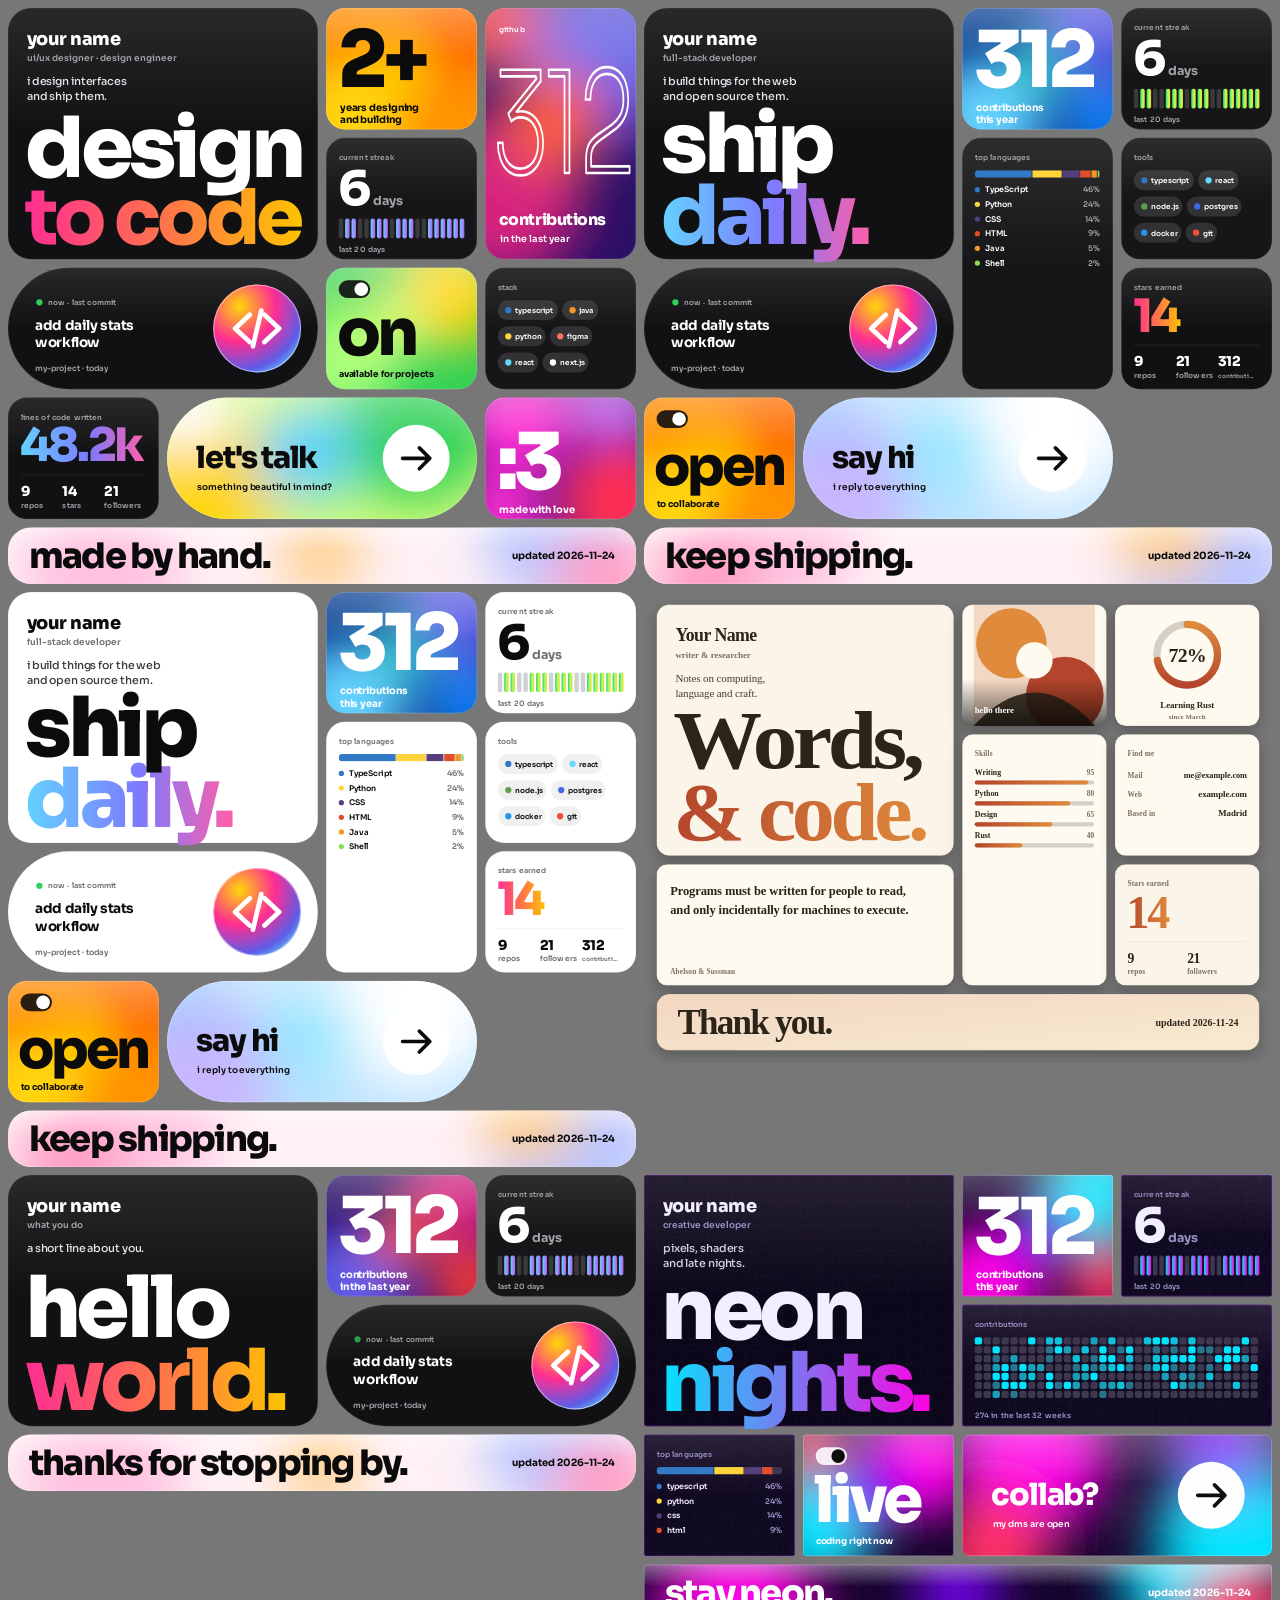
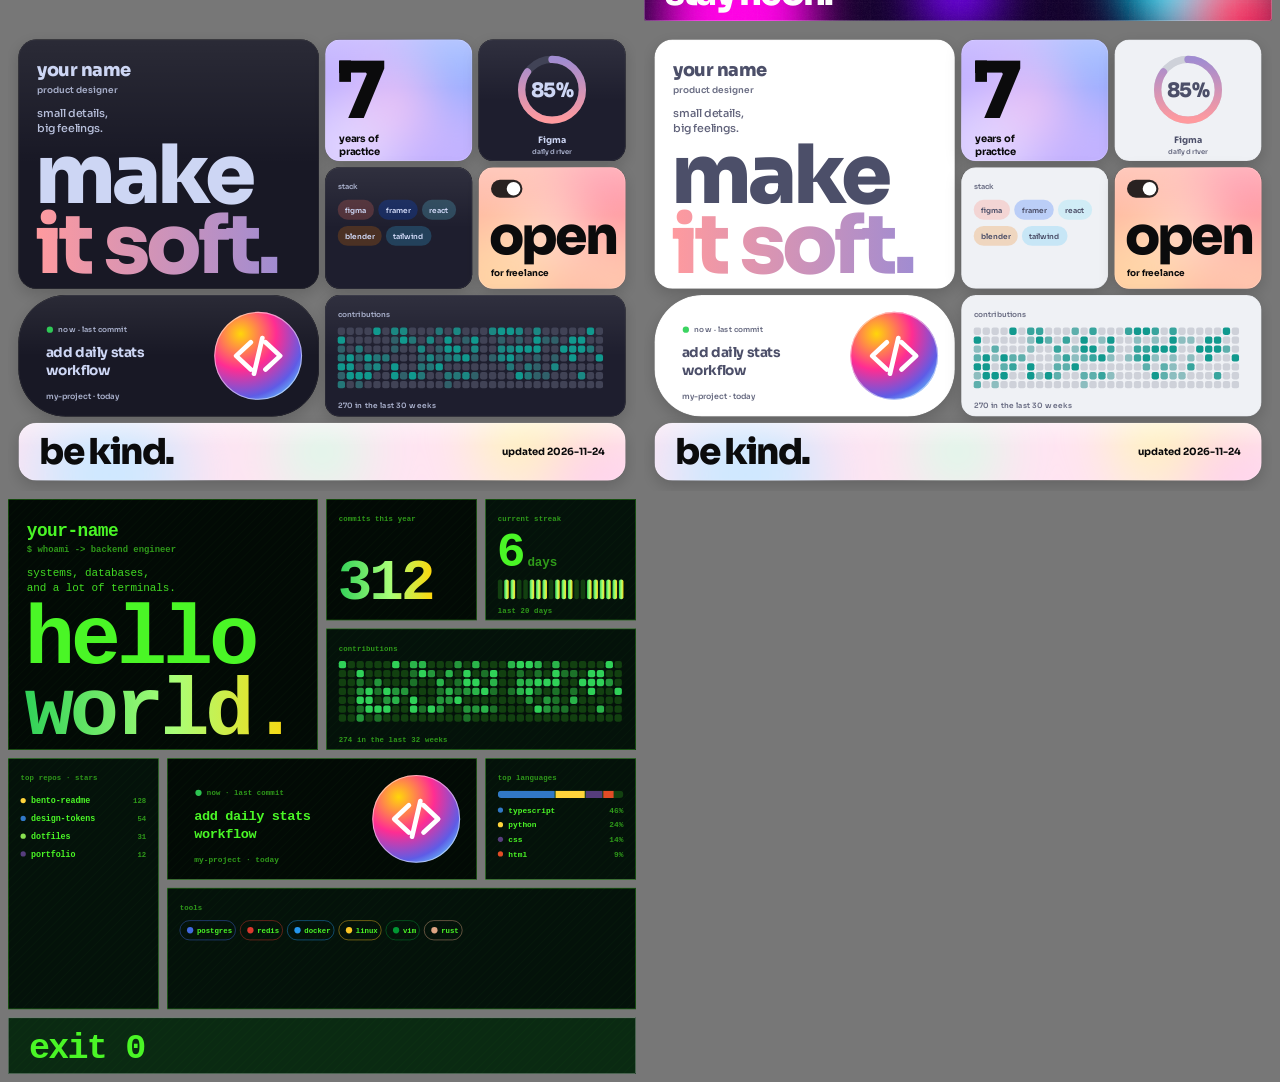
<file: tools/preview.html>
<!doctype html><meta charset="utf-8"><title>bento-readme preview</title>
<body style="margin:0;background:#777">
<!-- dev tool: serve the repo root (python -m http.server 8765) and open /tools/preview.html
     optional: ?only=neon  shows just the images whose file name contains "neon" -->
<div id="g" style="display:grid;gap:8px;padding:8px"></div>
<script>
const files = ["designer.svg", "developer-dark.svg", "developer-light.svg", "editorial.svg", "minimal.svg", "neon.svg", "pastel-dark.svg", "pastel-light.svg", "terminal.svg"];
const only = new URLSearchParams(location.search).get("only");
const shown = files.filter(f => !only || f.includes(only));
const g = document.getElementById("g");
g.style.gridTemplateColumns = only ? "1fr" : "1fr 1fr";
for (const f of shown) { const i = new Image(); i.src = "../examples/img/" + f; i.title = f; i.style.width = "100%"; g.append(i); }
</script>
</file>
